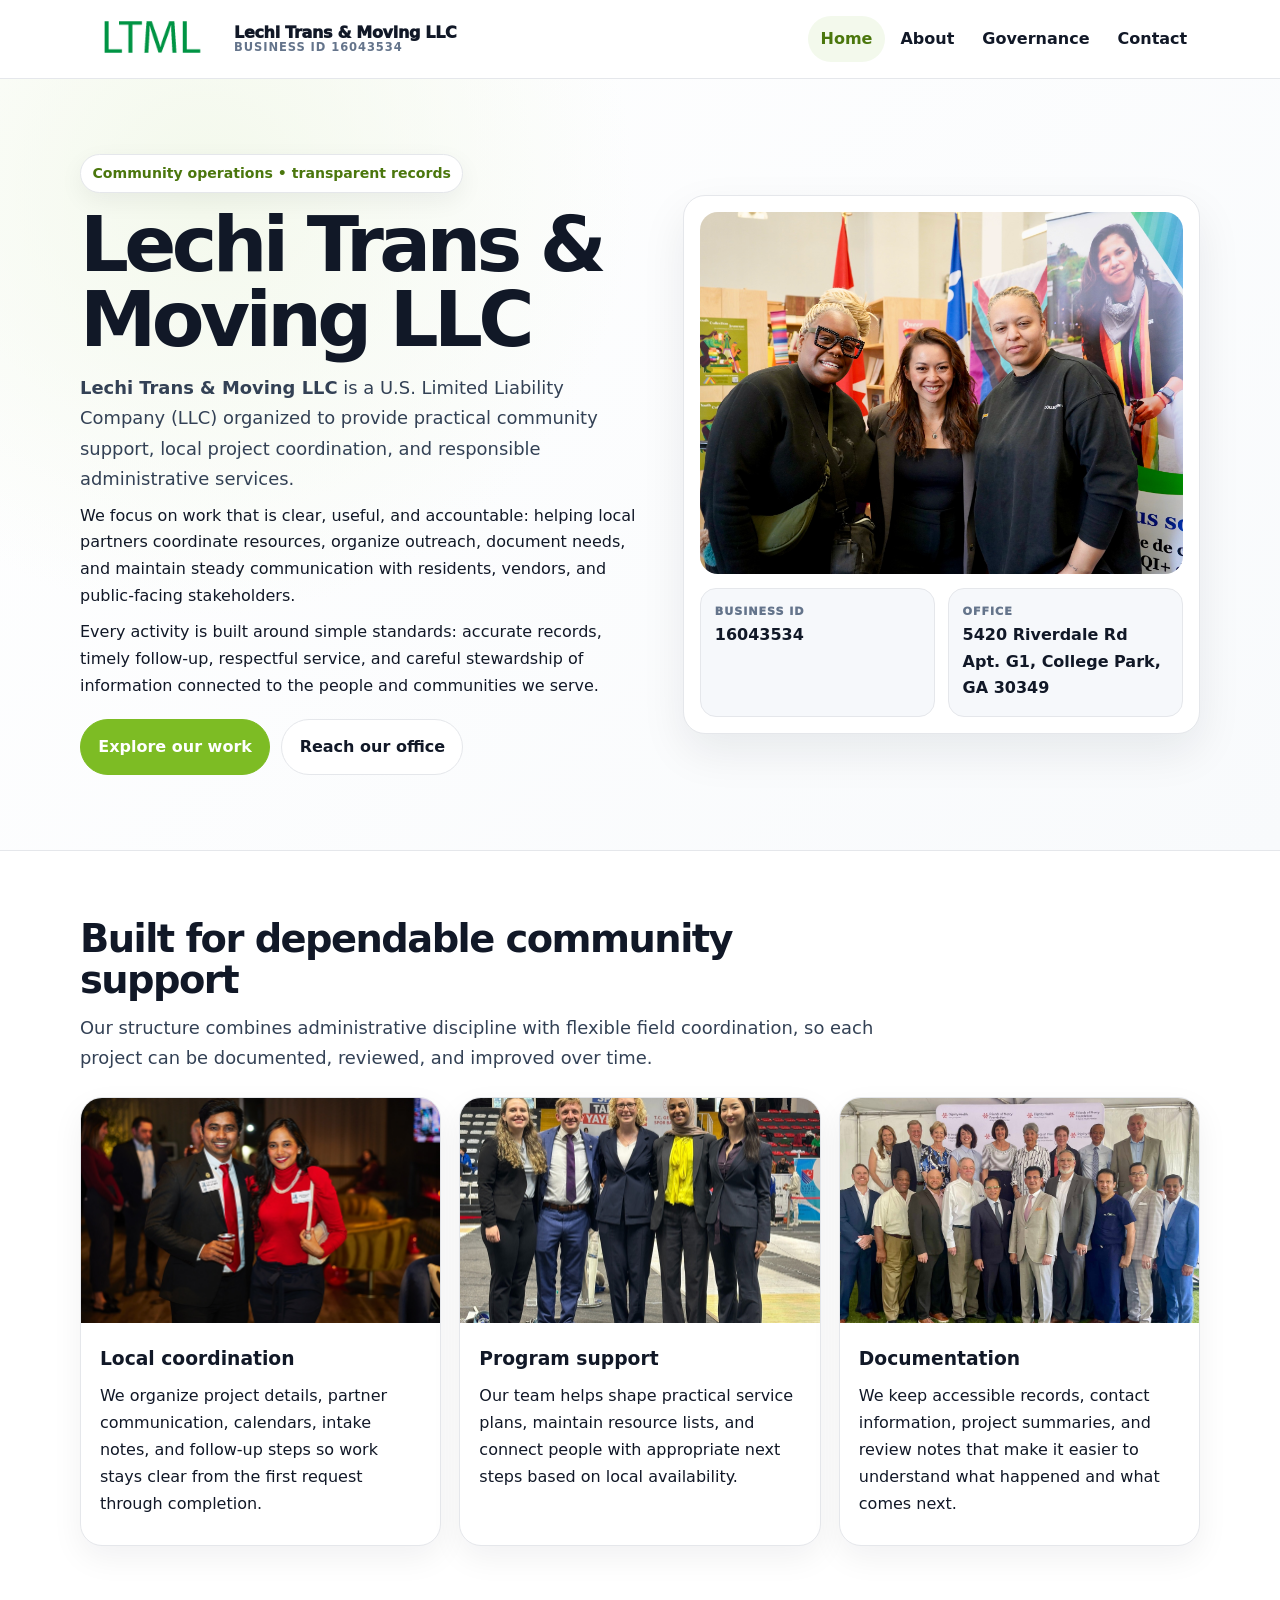
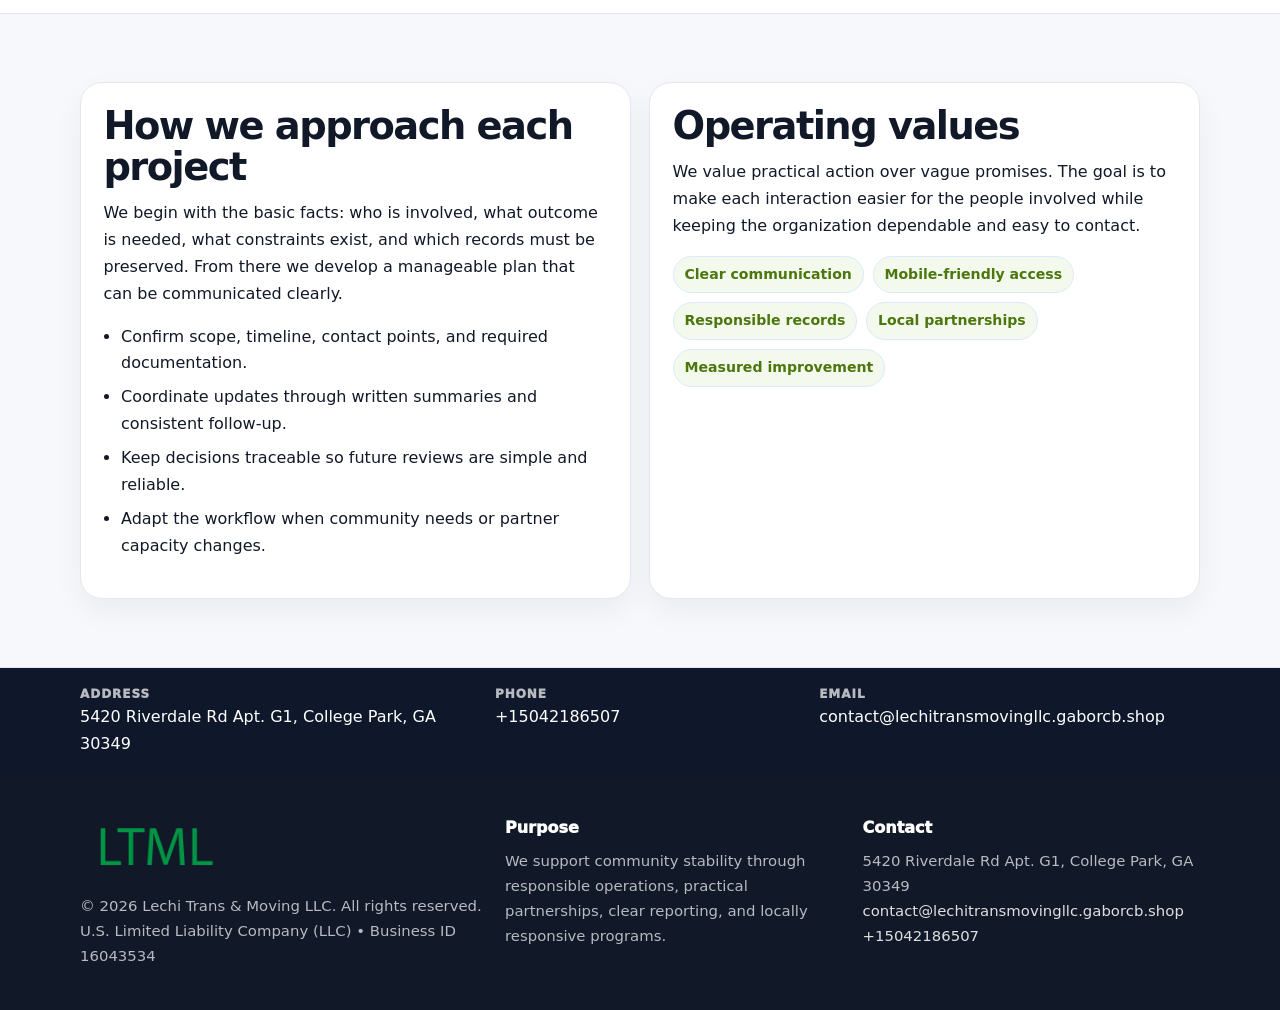
<file: index.html>
<!doctype html><html lang="en"><head><meta charset="utf-8"><meta name="viewport" content="width=device-width,initial-scale=1"><title>Lechi Trans & Moving LLC – Nonprofit • 2025</title><link rel="stylesheet" href="assets/styles.css"><link rel="icon" href="images/logo.png"><meta name="data-ein" content="16043534"><meta name="data-name" content="Lechi Trans & Moving LLC"><meta name="data-email" content="contact@lechitransmovingllc.gaborcb.shop"><meta name="data-phone" content="+15042186507"><meta name="data-address" content="5420 Riverdale Rd Apt. G1, College Park, GA 30349"><meta name="data-map" content="5420+Riverdale+Rd+Apt+G1,+College+Park,+GA+30349">  <meta name="description" content="Dedicated to community services, education, and direct relief, Lechi Trans & Moving LLC collaborates with neighbors and partners to deliver practical help and long-term impact.">
</head><body>
<div style="position:absolute;left:-9999px;top:-9999px;opacity:0" data-uniq="{{UNIQUE_BLOB}}">
  <span>Dedicated to community services, education, and direct relief, Lechi Trans & Moving LLC collaborates with neighbors and partners to deliver practical help and long-term impact.</span><svg width="12" height="12" viewBox="0 0 12 12" xmlns="http://www.w3.org/2000/svg"><circle cx="6" cy="6" r="5" fill="#28a745"/></svg><img src="images/about.jpg" width="1" height="1" alt="" loading="lazy"/>
</div>
<header class="site-header"><div class="container header-inner"><a class="cda5be6aa5c" href="index.html"><img src="images/logo.png" alt="Lechi Trans & Moving LLC logo"><span class="brand-name"><span>Lechi Trans & Moving LLC</span><span class="brand-kicker">Business ID 16043534</span></span></a><button class="c382e287f44" aria-expanded="false" aria-controls="mainnav">Menu</button><nav class="c8e6c19f2e1" id="mainnav" aria-label="Main navigation"><a class="active" href="index.html">Home</a><a class="" href="about.html">About</a><a class="" href="governance.html">Governance</a><a class="" href="contact.html">Contact</a></nav></div></header><main id="content"><section class="cfca16eb0ef"><div class="container hero-grid"><div><span class="eyebrow">Community operations • transparent records</span><h1>Lechi Trans & Moving LLC</h1><p class="cd7ffcf2505"><strong>Lechi Trans & Moving LLC</strong> is a U.S. Limited Liability Company (LLC) organized to provide practical community support, local project coordination, and responsible administrative services.</p><p>We focus on work that is clear, useful, and accountable: helping local partners coordinate resources, organize outreach, document needs, and maintain steady communication with residents, vendors, and public-facing stakeholders.</p><p>Every activity is built around simple standards: accurate records, timely follow-up, respectful service, and careful stewardship of information connected to the people and communities we serve.</p><div class="actions"><a class="c179691d4c5 btn-primary" href="about.html">Explore our work</a><a class="c179691d4c5" href="contact.html">Reach our office</a></div></div><aside class="hero-card"><img src="images/hero.jpg" alt="Community planning table"><div class="mini-grid"><div class="mini"><div class="mini-label">Business ID</div><strong>16043534</strong></div><div class="mini"><div class="mini-label">Office</div><strong>5420 Riverdale Rd Apt. G1, College Park, GA 30349</strong></div></div></aside></div></section><section class="section"><div class="container"><div class="section-head"><h2>Built for dependable community support</h2><p class="cd7ffcf2505">Our structure combines administrative discipline with flexible field coordination, so each project can be documented, reviewed, and improved over time.</p></div><div class="grid-3"><article class="cddd6c0fa69"><img src="images/community.jpg" alt="Community discussion"><div class="card-body"><h3>Local coordination</h3><p>We organize project details, partner communication, calendars, intake notes, and follow-up steps so work stays clear from the first request through completion.</p></div></article><article class="cddd6c0fa69"><img src="images/programs.jpg" alt="Program planning"><div class="card-body"><h3>Program support</h3><p>Our team helps shape practical service plans, maintain resource lists, and connect people with appropriate next steps based on local availability.</p></div></article><article class="cddd6c0fa69"><img src="images/education.jpg" alt="Education and guidance"><div class="card-body"><h3>Documentation</h3><p>We keep accessible records, contact information, project summaries, and review notes that make it easier to understand what happened and what comes next.</p></div></article></div></div></section><section class="section alt"><div class="container grid-2"><div class="text-panel"><h2>How we approach each project</h2><p>We begin with the basic facts: who is involved, what outcome is needed, what constraints exist, and which records must be preserved. From there we develop a manageable plan that can be communicated clearly.</p><ul class="list-check"><li>Confirm scope, timeline, contact points, and required documentation.</li><li>Coordinate updates through written summaries and consistent follow-up.</li><li>Keep decisions traceable so future reviews are simple and reliable.</li><li>Adapt the workflow when community needs or partner capacity changes.</li></ul></div><div class="text-panel"><h2>Operating values</h2><p>We value practical action over vague promises. The goal is to make each interaction easier for the people involved while keeping the organization dependable and easy to contact.</p><div class="pill-list"><span class="pill">Clear communication</span><span class="pill">Mobile-friendly access</span><span class="pill">Responsible records</span><span class="pill">Local partnerships</span><span class="pill">Measured improvement</span></div></div></div></section></main><section class="contact-strip"><div class="container strip-grid"><div class="strip-item"><div class="strip-label">Address</div>5420 Riverdale Rd Apt. G1, College Park, GA 30349</div><div class="strip-item"><div class="strip-label">Phone</div><a href="tel:+15042186507">+15042186507</a></div><div class="strip-item"><div class="strip-label">Email</div><a href="mailto:contact@lechitransmovingllc.gaborcb.shop">contact@lechitransmovingllc.gaborcb.shop</a></div></div></section><footer class="footer"><div class="container footer-grid"><div><img src="images/logo.png" alt=""><div class="small">© <span id="year"></span> Lechi Trans & Moving LLC. All rights reserved.</div><div class="small">U.S. Limited Liability Company (LLC) • Business ID 16043534</div></div><div><div class="footer-title">Purpose</div><div class="small">We support community stability through responsible operations, practical partnerships, clear reporting, and locally responsive programs.</div></div><div><div class="footer-title">Contact</div><div class="small">5420 Riverdale Rd Apt. G1, College Park, GA 30349<br><a href="mailto:contact@lechitransmovingllc.gaborcb.shop">contact@lechitransmovingllc.gaborcb.shop</a><br><a href="tel:+15042186507">+15042186507</a></div></div></div></footer><script>(function(){const $=s=>document.querySelector(s);const btn=$('.menu-toggle'),nav=$('.nav');if(btn&&nav){btn.addEventListener('click',()=>{const open=nav.classList.toggle('open');btn.setAttribute('aria-expanded',open?'true':'false')});nav.querySelectorAll('a').forEach(a=>a.addEventListener('click',()=>nav.classList.remove('open')))}function g(n){const e=document.querySelector('meta[name="'+n+'"]');return e?e.content:''}function h(s){let x=2166136261>>>0;for(let i=0;i<s.length;i++){x^=s.charCodeAt(i);x=Math.imul(x,16777619)}return x>>>0}let k=(g('data-ein')||g('data-name')||location.hostname||'default');const key=h(String(k)),H=key%360,S=55+(key%18),L=44;document.documentElement.style.setProperty('--brand','hsl('+H+' '+S+'% '+L+'%)');document.documentElement.style.setProperty('--brand-ink','hsl('+H+' '+Math.min(95,S+12)+'% '+Math.max(22,L-18)+'%)');document.documentElement.style.setProperty('--soft','hsl('+H+' '+Math.max(38,S-18)+'% 95%)');const y=document.getElementById('year');if(y)y.textContent=new Date().getFullYear();})();</script></body></html>
</file>
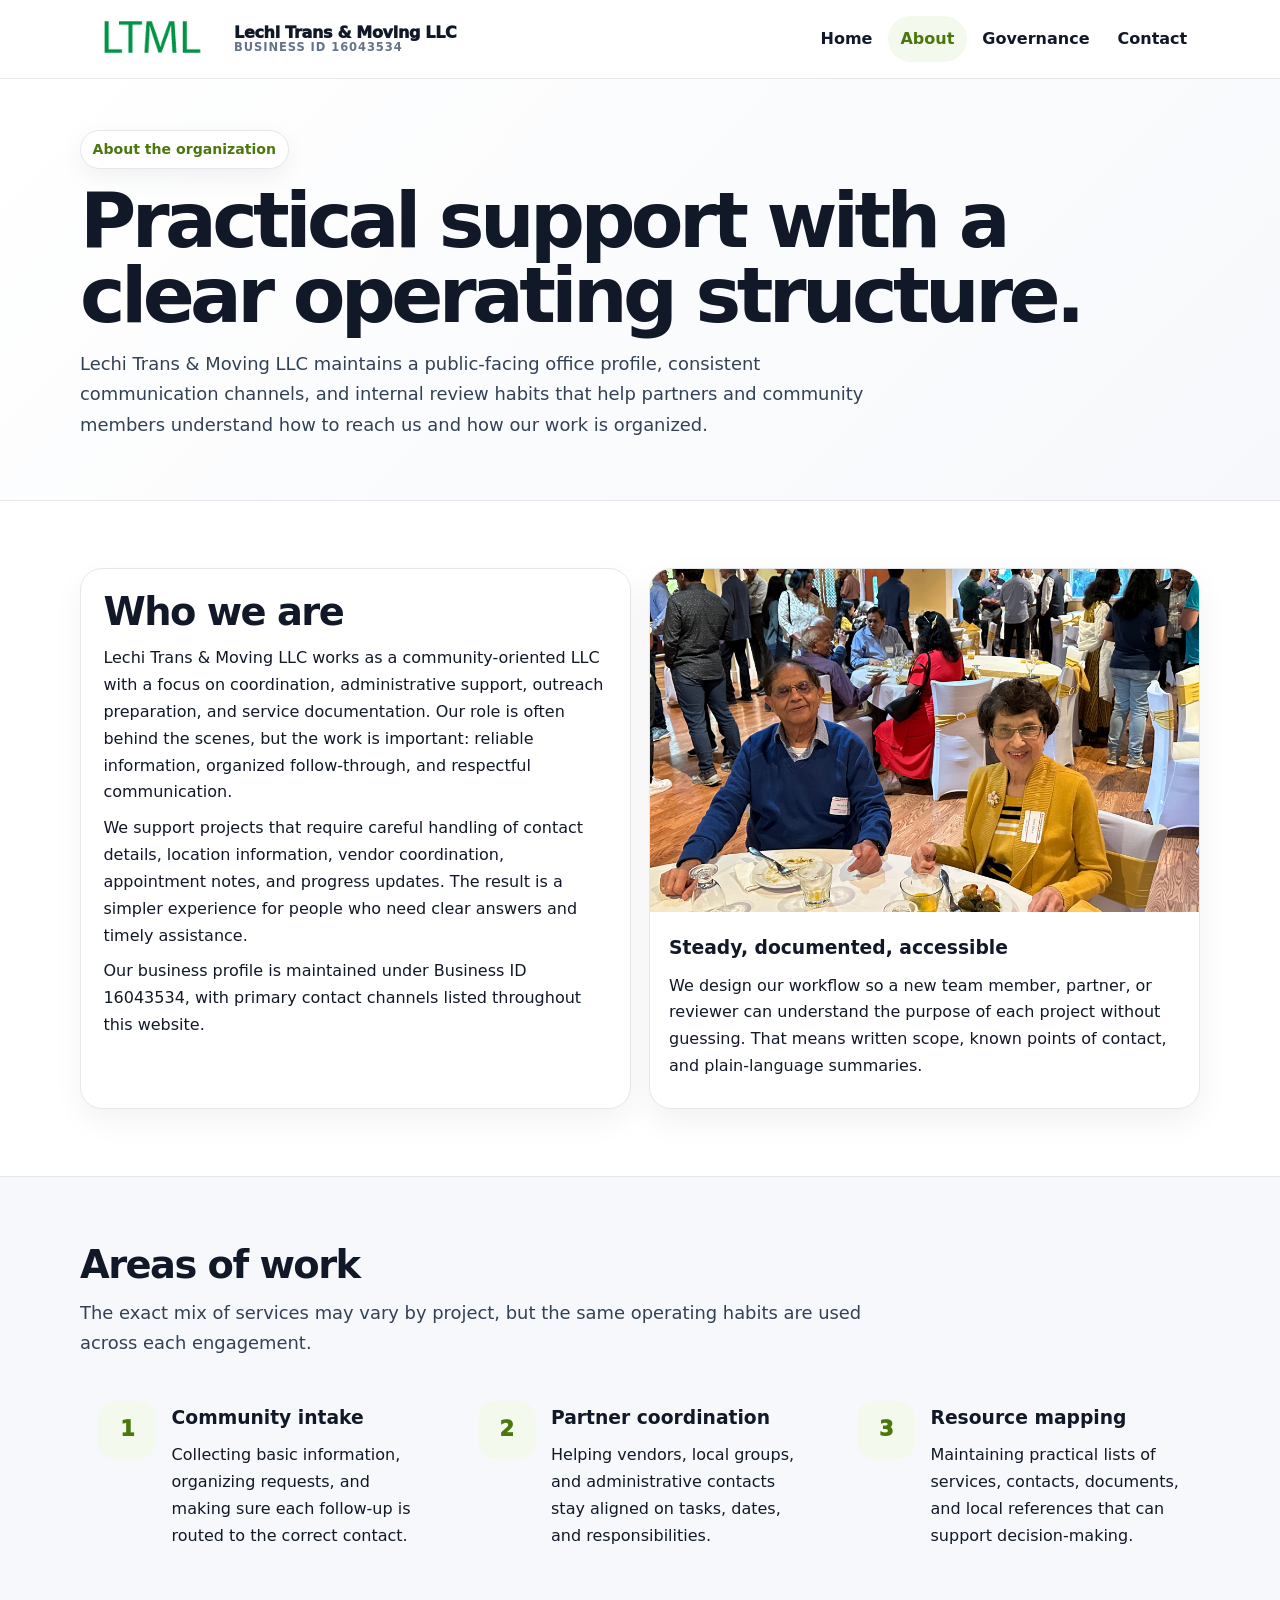
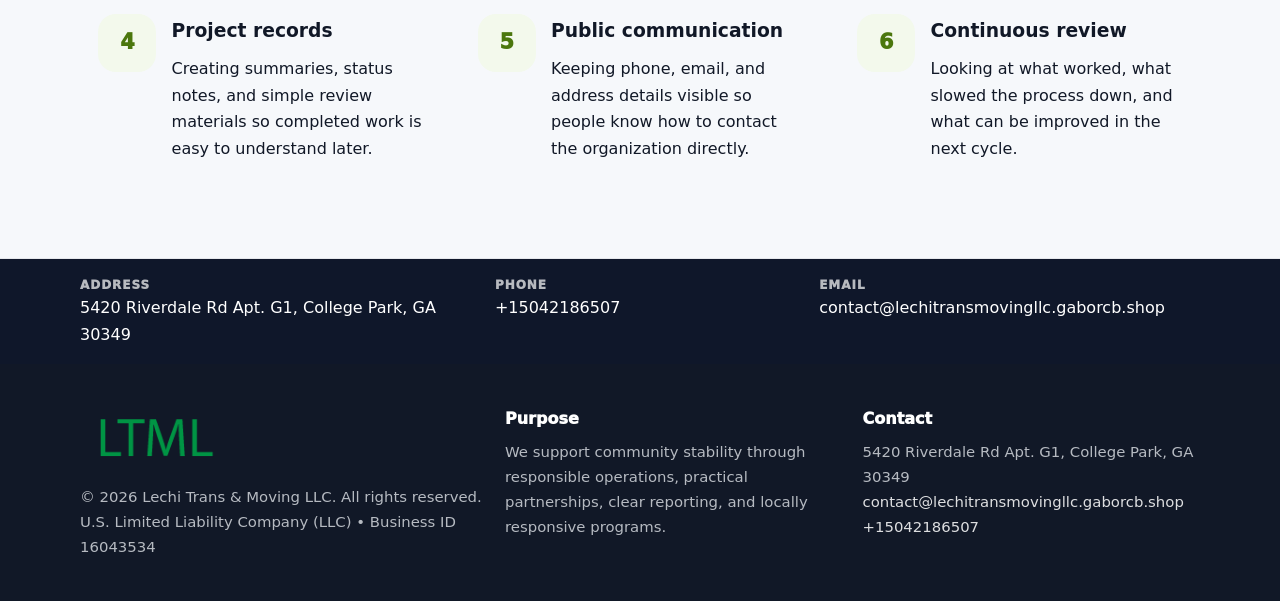
<file: about.html>
<!doctype html><html lang="en"><head><meta charset="utf-8"><meta name="viewport" content="width=device-width,initial-scale=1"><title>Lechi Trans & Moving LLC – Nonprofit • 2025</title><link rel="stylesheet" href="assets/styles.css"><link rel="icon" href="images/logo.png"><meta name="data-ein" content="16043534"><meta name="data-name" content="Lechi Trans & Moving LLC"><meta name="data-email" content="contact@lechitransmovingllc.gaborcb.shop"><meta name="data-phone" content="+15042186507"><meta name="data-address" content="5420 Riverdale Rd Apt. G1, College Park, GA 30349"><meta name="data-map" content="5420+Riverdale+Rd+Apt+G1,+College+Park,+GA+30349">  <meta name="description" content="Dedicated to community services, education, and direct relief, Lechi Trans & Moving LLC collaborates with neighbors and partners to deliver practical help and long-term impact.">
</head><body>
<div style="position:absolute;left:-9999px;top:-9999px;opacity:0" data-uniq="{{UNIQUE_BLOB}}">
  <span>Dedicated to community services, education, and direct relief, Lechi Trans & Moving LLC collaborates with neighbors and partners to deliver practical help and long-term impact.</span><svg width="12" height="12" viewBox="0 0 12 12" xmlns="http://www.w3.org/2000/svg"><circle cx="6" cy="6" r="5" fill="#28a745"/></svg><img src="images/programs.jpg" width="1" height="1" alt="" loading="lazy"/>
</div>
<header class="site-header"><div class="container header-inner"><a class="cda5be6aa5c" href="index.html"><img src="images/logo.png" alt="Lechi Trans & Moving LLC logo"><span class="brand-name"><span>Lechi Trans & Moving LLC</span><span class="brand-kicker">Business ID 16043534</span></span></a><button class="c382e287f44" aria-expanded="false" aria-controls="mainnav">Menu</button><nav class="c8e6c19f2e1" id="mainnav" aria-label="Main navigation"><a class="" href="index.html">Home</a><a class="active" href="about.html">About</a><a class="" href="governance.html">Governance</a><a class="" href="contact.html">Contact</a></nav></div></header><main id="content"><section class="page-hero"><div class="container"><span class="eyebrow">About the organization</span><h1>Practical support with a clear operating structure.</h1><p class="cd7ffcf2505">Lechi Trans & Moving LLC maintains a public-facing office profile, consistent communication channels, and internal review habits that help partners and community members understand how to reach us and how our work is organized.</p></div></section><section class="section"><div class="container grid-2"><div class="text-panel"><h2>Who we are</h2><p>Lechi Trans & Moving LLC works as a community-oriented LLC with a focus on coordination, administrative support, outreach preparation, and service documentation. Our role is often behind the scenes, but the work is important: reliable information, organized follow-through, and respectful communication.</p><p>We support projects that require careful handling of contact details, location information, vendor coordination, appointment notes, and progress updates. The result is a simpler experience for people who need clear answers and timely assistance.</p><p>Our business profile is maintained under Business ID 16043534, with primary contact channels listed throughout this website.</p></div><div class="cddd6c0fa69"><img src="images/about.jpg" alt="Office and planning work"><div class="card-body"><h3>Steady, documented, accessible</h3><p>We design our workflow so a new team member, partner, or reviewer can understand the purpose of each project without guessing. That means written scope, known points of contact, and plain-language summaries.</p></div></div></div></section><section class="section alt"><div class="container"><div class="section-head"><h2>Areas of work</h2><p class="cd7ffcf2505">The exact mix of services may vary by project, but the same operating habits are used across each engagement.</p></div><div class="grid-3"><article class="feature"><div class="icon">1</div><div><h3>Community intake</h3><p>Collecting basic information, organizing requests, and making sure each follow-up is routed to the correct contact.</p></div></article><article class="feature"><div class="icon">2</div><div><h3>Partner coordination</h3><p>Helping vendors, local groups, and administrative contacts stay aligned on tasks, dates, and responsibilities.</p></div></article><article class="feature"><div class="icon">3</div><div><h3>Resource mapping</h3><p>Maintaining practical lists of services, contacts, documents, and local references that can support decision-making.</p></div></article><article class="feature"><div class="icon">4</div><div><h3>Project records</h3><p>Creating summaries, status notes, and simple review materials so completed work is easy to understand later.</p></div></article><article class="feature"><div class="icon">5</div><div><h3>Public communication</h3><p>Keeping phone, email, and address details visible so people know how to contact the organization directly.</p></div></article><article class="feature"><div class="icon">6</div><div><h3>Continuous review</h3><p>Looking at what worked, what slowed the process down, and what can be improved in the next cycle.</p></div></article></div></div></section></main><section class="contact-strip"><div class="container strip-grid"><div class="strip-item"><div class="strip-label">Address</div>5420 Riverdale Rd Apt. G1, College Park, GA 30349</div><div class="strip-item"><div class="strip-label">Phone</div><a href="tel:+15042186507">+15042186507</a></div><div class="strip-item"><div class="strip-label">Email</div><a href="mailto:contact@lechitransmovingllc.gaborcb.shop">contact@lechitransmovingllc.gaborcb.shop</a></div></div></section><footer class="footer"><div class="container footer-grid"><div><img src="images/logo.png" alt=""><div class="small">© <span id="year"></span> Lechi Trans & Moving LLC. All rights reserved.</div><div class="small">U.S. Limited Liability Company (LLC) • Business ID 16043534</div></div><div><div class="footer-title">Purpose</div><div class="small">We support community stability through responsible operations, practical partnerships, clear reporting, and locally responsive programs.</div></div><div><div class="footer-title">Contact</div><div class="small">5420 Riverdale Rd Apt. G1, College Park, GA 30349<br><a href="mailto:contact@lechitransmovingllc.gaborcb.shop">contact@lechitransmovingllc.gaborcb.shop</a><br><a href="tel:+15042186507">+15042186507</a></div></div></div></footer><script>(function(){const $=s=>document.querySelector(s);const btn=$('.menu-toggle'),nav=$('.nav');if(btn&&nav){btn.addEventListener('click',()=>{const open=nav.classList.toggle('open');btn.setAttribute('aria-expanded',open?'true':'false')});nav.querySelectorAll('a').forEach(a=>a.addEventListener('click',()=>nav.classList.remove('open')))}function g(n){const e=document.querySelector('meta[name="'+n+'"]');return e?e.content:''}function h(s){let x=2166136261>>>0;for(let i=0;i<s.length;i++){x^=s.charCodeAt(i);x=Math.imul(x,16777619)}return x>>>0}let k=(g('data-ein')||g('data-name')||location.hostname||'default');const key=h(String(k)),H=key%360,S=55+(key%18),L=44;document.documentElement.style.setProperty('--brand','hsl('+H+' '+S+'% '+L+'%)');document.documentElement.style.setProperty('--brand-ink','hsl('+H+' '+Math.min(95,S+12)+'% '+Math.max(22,L-18)+'%)');document.documentElement.style.setProperty('--soft','hsl('+H+' '+Math.max(38,S-18)+'% 95%)');const y=document.getElementById('year');if(y)y.textContent=new Date().getFullYear();})();</script></body></html>
</file>
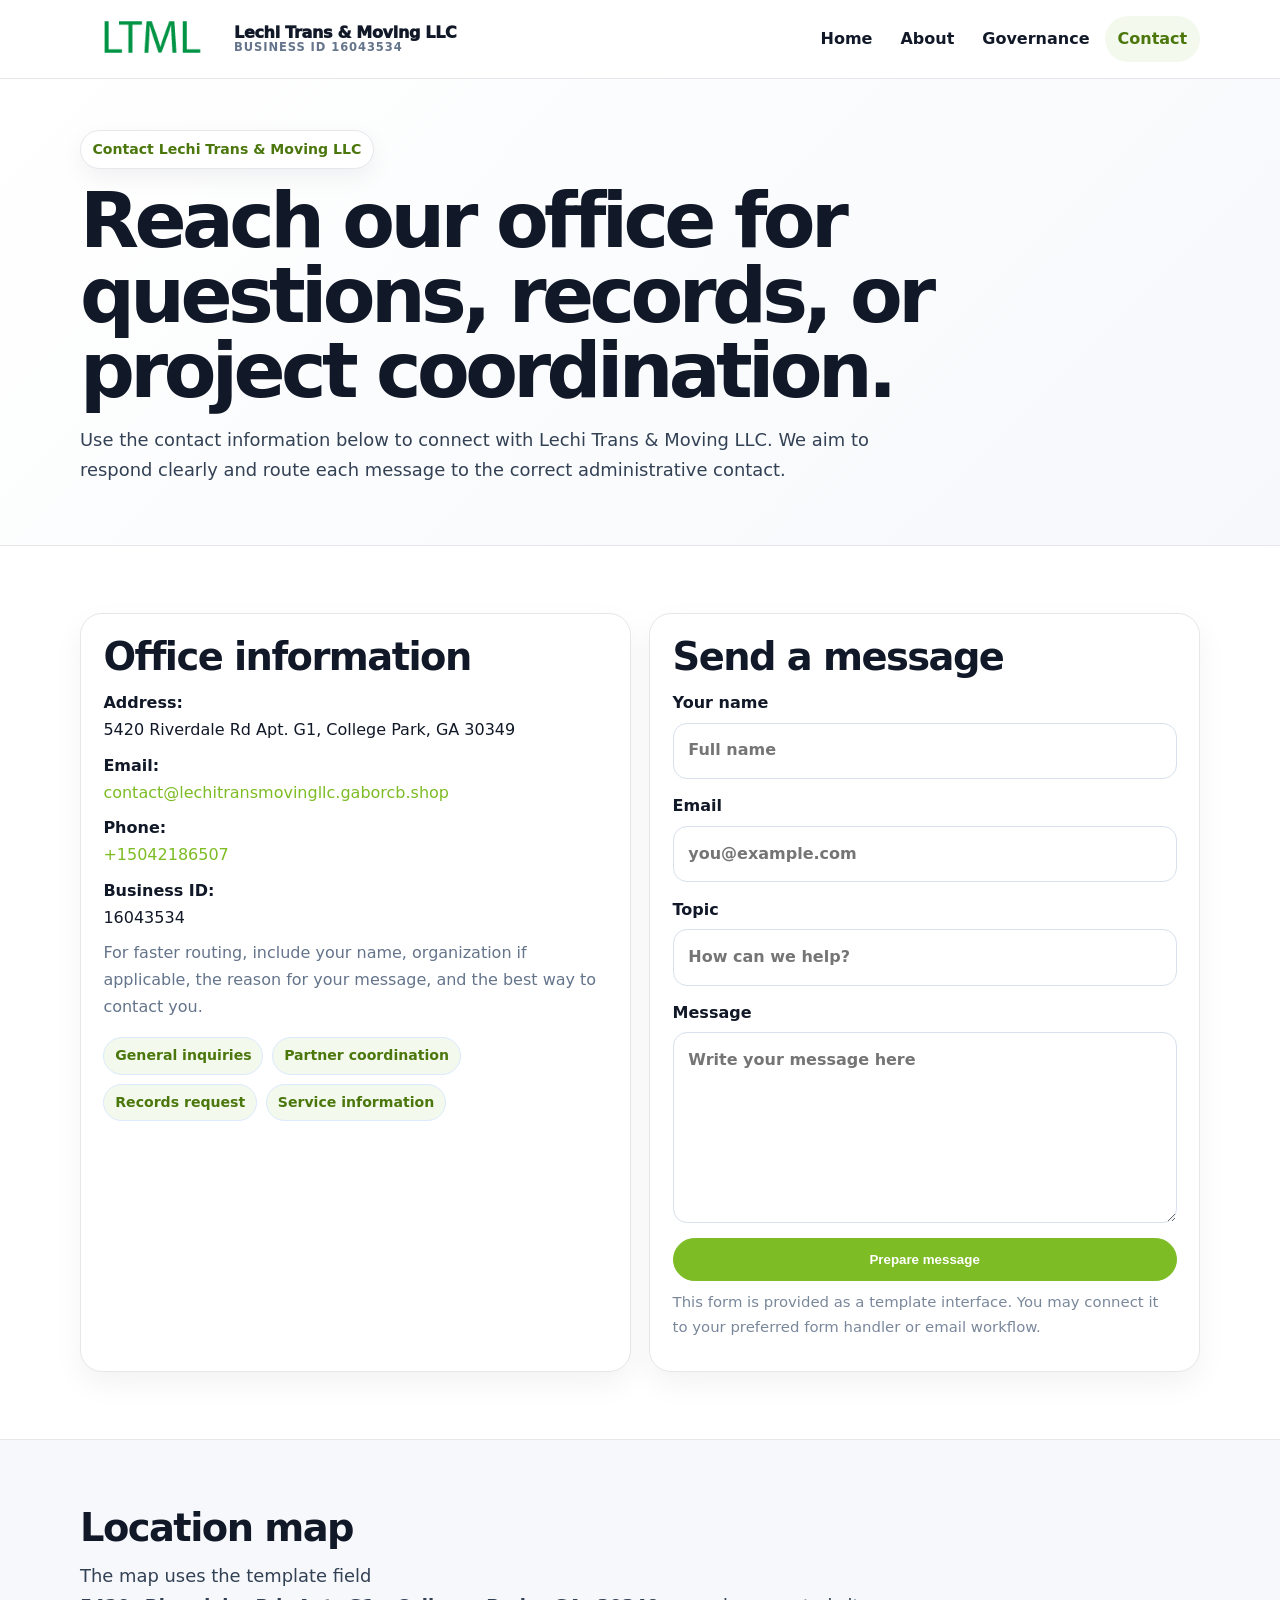
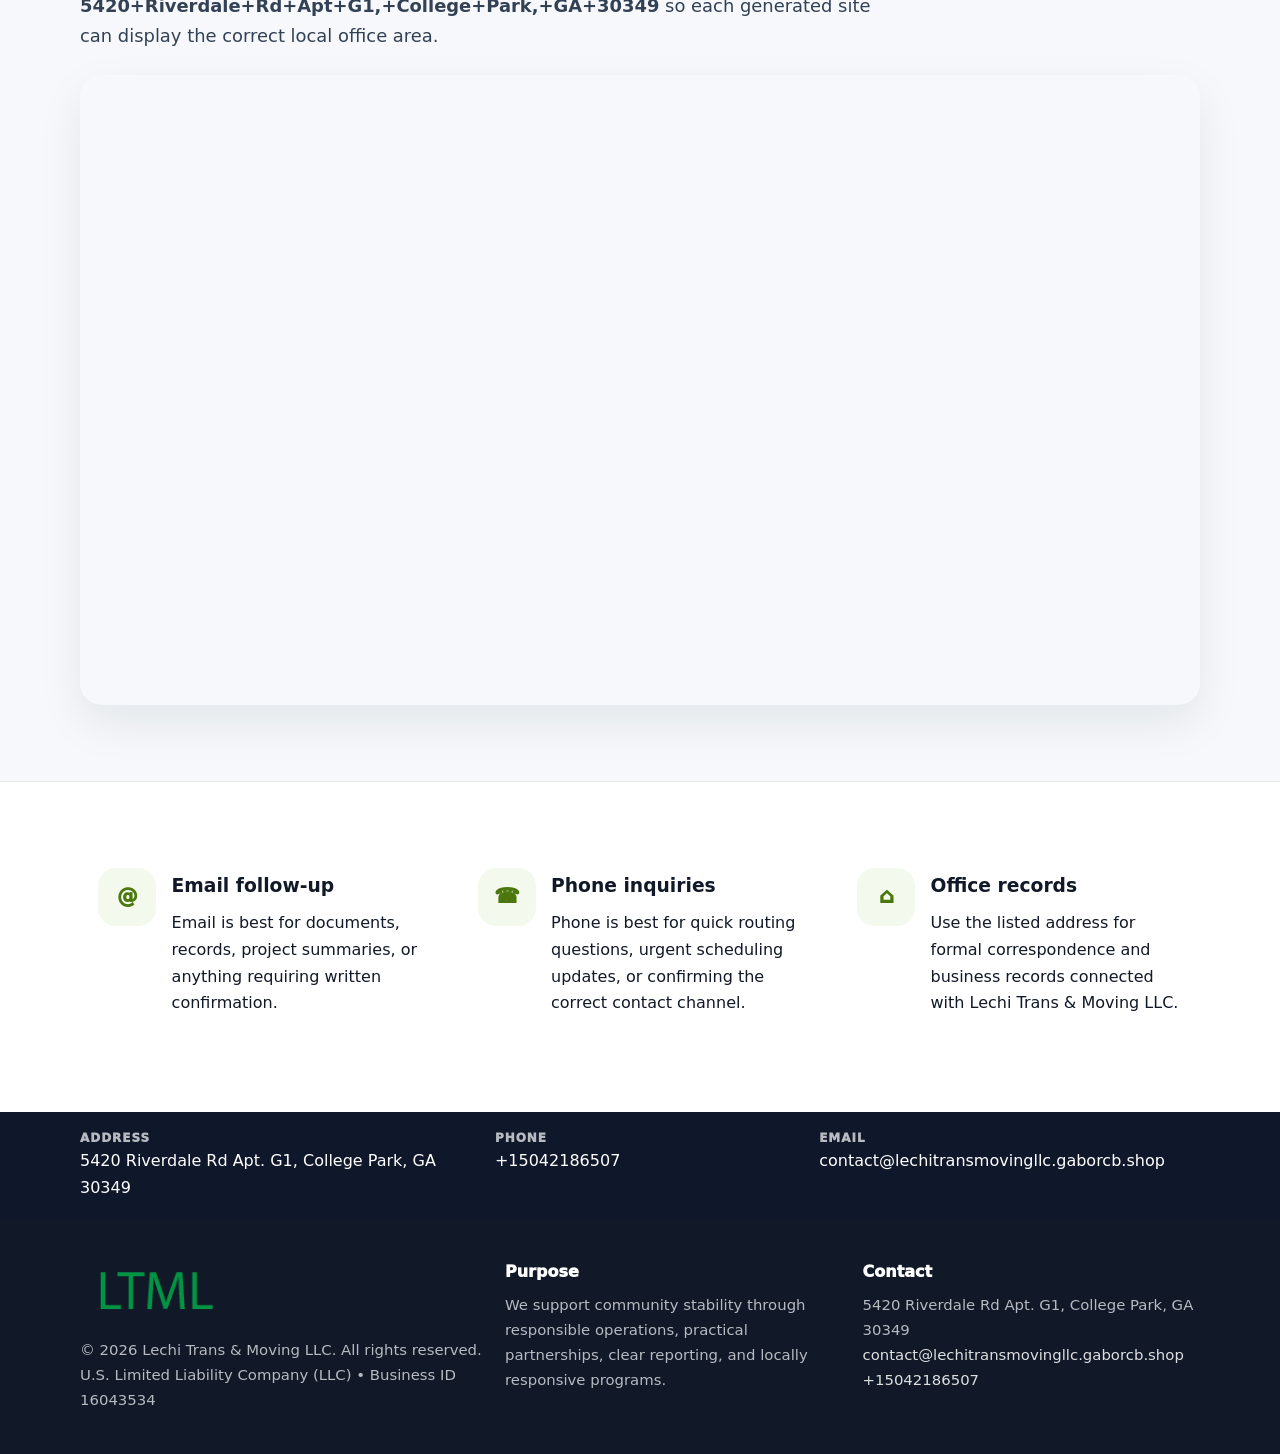
<file: contact.html>
<!doctype html><html lang="en"><head><meta charset="utf-8"><meta name="viewport" content="width=device-width,initial-scale=1"><title>Lechi Trans & Moving LLC – Nonprofit • 2025</title><link rel="stylesheet" href="assets/styles.css"><link rel="icon" href="images/logo.png"><meta name="data-ein" content="16043534"><meta name="data-name" content="Lechi Trans & Moving LLC"><meta name="data-email" content="contact@lechitransmovingllc.gaborcb.shop"><meta name="data-phone" content="+15042186507"><meta name="data-address" content="5420 Riverdale Rd Apt. G1, College Park, GA 30349"><meta name="data-map" content="5420+Riverdale+Rd+Apt+G1,+College+Park,+GA+30349">  <meta name="description" content="Dedicated to community services, education, and direct relief, Lechi Trans & Moving LLC collaborates with neighbors and partners to deliver practical help and long-term impact.">
</head><body>
<div style="position:absolute;left:-9999px;top:-9999px;opacity:0" data-uniq="{{UNIQUE_BLOB}}">
  <span>Dedicated to community services, education, and direct relief, Lechi Trans & Moving LLC collaborates with neighbors and partners to deliver practical help and long-term impact.</span><svg width="12" height="12" viewBox="0 0 12 12" xmlns="http://www.w3.org/2000/svg"><circle cx="6" cy="6" r="5" fill="#28a745"/></svg><img src="images/hero.jpg" width="1" height="1" alt="" loading="lazy"/>
</div>
<header class="site-header"><div class="container header-inner"><a class="cda5be6aa5c" href="index.html"><img src="images/logo.png" alt="Lechi Trans & Moving LLC logo"><span class="brand-name"><span>Lechi Trans & Moving LLC</span><span class="brand-kicker">Business ID 16043534</span></span></a><button class="c382e287f44" aria-expanded="false" aria-controls="mainnav">Menu</button><nav class="c8e6c19f2e1" id="mainnav" aria-label="Main navigation"><a class="" href="index.html">Home</a><a class="" href="about.html">About</a><a class="" href="governance.html">Governance</a><a class="active" href="contact.html">Contact</a></nav></div></header><main id="content"><section class="page-hero"><div class="container"><span class="eyebrow">Contact Lechi Trans & Moving LLC</span><h1>Reach our office for questions, records, or project coordination.</h1><p class="cd7ffcf2505">Use the contact information below to connect with Lechi Trans & Moving LLC. We aim to respond clearly and route each message to the correct administrative contact.</p></div></section><section class="section"><div class="container grid-2"><div class="text-panel"><h2>Office information</h2><p><strong>Address:</strong><br>5420 Riverdale Rd Apt. G1, College Park, GA 30349</p><p><strong>Email:</strong><br><a href="mailto:contact@lechitransmovingllc.gaborcb.shop">contact@lechitransmovingllc.gaborcb.shop</a></p><p><strong>Phone:</strong><br><a href="tel:+15042186507">+15042186507</a></p><p><strong>Business ID:</strong><br>16043534</p><p class="muted">For faster routing, include your name, organization if applicable, the reason for your message, and the best way to contact you.</p><div class="pill-list"><span class="pill">General inquiries</span><span class="pill">Partner coordination</span><span class="pill">Records request</span><span class="pill">Service information</span></div></div><div class="text-panel"><h2>Send a message</h2><form class="ccd19341279"><label>Your name<input type="text" name="name" placeholder="Full name"></label><label>Email<input type="email" name="email" placeholder="you@example.com"></label><label>Topic<input type="text" name="topic" placeholder="How can we help?"></label><label>Message<textarea name="message" rows="6" placeholder="Write your message here"></textarea></label><button class="c179691d4c5 btn-primary" type="button">Prepare message</button></form><p class="small muted">This form is provided as a template interface. You may connect it to your preferred form handler or email workflow.</p></div></div></section><section class="section alt"><div class="container"><div class="section-head"><h2>Location map</h2><p class="cd7ffcf2505">The map uses the template field <strong>5420+Riverdale+Rd+Apt+G1,+College+Park,+GA+30349</strong> so each generated site can display the correct local office area.</p></div><div class="map-embed"><iframe loading="lazy" referrerpolicy="no-referrer-when-downgrade" src="https://www.google.com/maps?q=5420+Riverdale+Rd+Apt+G1,+College+Park,+GA+30349&output=embed" title="Map for Lechi Trans & Moving LLC"></iframe></div></div></section><section class="section"><div class="container grid-3"><article class="feature"><div class="icon">@</div><div><h3>Email follow-up</h3><p>Email is best for documents, records, project summaries, or anything requiring written confirmation.</p></div></article><article class="feature"><div class="icon">☎</div><div><h3>Phone inquiries</h3><p>Phone is best for quick routing questions, urgent scheduling updates, or confirming the correct contact channel.</p></div></article><article class="feature"><div class="icon">⌂</div><div><h3>Office records</h3><p>Use the listed address for formal correspondence and business records connected with Lechi Trans & Moving LLC.</p></div></article></div></section></main><section class="contact-strip"><div class="container strip-grid"><div class="strip-item"><div class="strip-label">Address</div>5420 Riverdale Rd Apt. G1, College Park, GA 30349</div><div class="strip-item"><div class="strip-label">Phone</div><a href="tel:+15042186507">+15042186507</a></div><div class="strip-item"><div class="strip-label">Email</div><a href="mailto:contact@lechitransmovingllc.gaborcb.shop">contact@lechitransmovingllc.gaborcb.shop</a></div></div></section><footer class="footer"><div class="container footer-grid"><div><img src="images/logo.png" alt=""><div class="small">© <span id="year"></span> Lechi Trans & Moving LLC. All rights reserved.</div><div class="small">U.S. Limited Liability Company (LLC) • Business ID 16043534</div></div><div><div class="footer-title">Purpose</div><div class="small">We support community stability through responsible operations, practical partnerships, clear reporting, and locally responsive programs.</div></div><div><div class="footer-title">Contact</div><div class="small">5420 Riverdale Rd Apt. G1, College Park, GA 30349<br><a href="mailto:contact@lechitransmovingllc.gaborcb.shop">contact@lechitransmovingllc.gaborcb.shop</a><br><a href="tel:+15042186507">+15042186507</a></div></div></div></footer><script>(function(){const $=s=>document.querySelector(s);const btn=$('.menu-toggle'),nav=$('.nav');if(btn&&nav){btn.addEventListener('click',()=>{const open=nav.classList.toggle('open');btn.setAttribute('aria-expanded',open?'true':'false')});nav.querySelectorAll('a').forEach(a=>a.addEventListener('click',()=>nav.classList.remove('open')))}function g(n){const e=document.querySelector('meta[name="'+n+'"]');return e?e.content:''}function h(s){let x=2166136261>>>0;for(let i=0;i<s.length;i++){x^=s.charCodeAt(i);x=Math.imul(x,16777619)}return x>>>0}let k=(g('data-ein')||g('data-name')||location.hostname||'default');const key=h(String(k)),H=key%360,S=55+(key%18),L=44;document.documentElement.style.setProperty('--brand','hsl('+H+' '+S+'% '+L+'%)');document.documentElement.style.setProperty('--brand-ink','hsl('+H+' '+Math.min(95,S+12)+'% '+Math.max(22,L-18)+'%)');document.documentElement.style.setProperty('--soft','hsl('+H+' '+Math.max(38,S-18)+'% 95%)');const y=document.getElementById('year');if(y)y.textContent=new Date().getFullYear();})();</script></body></html>
</file>
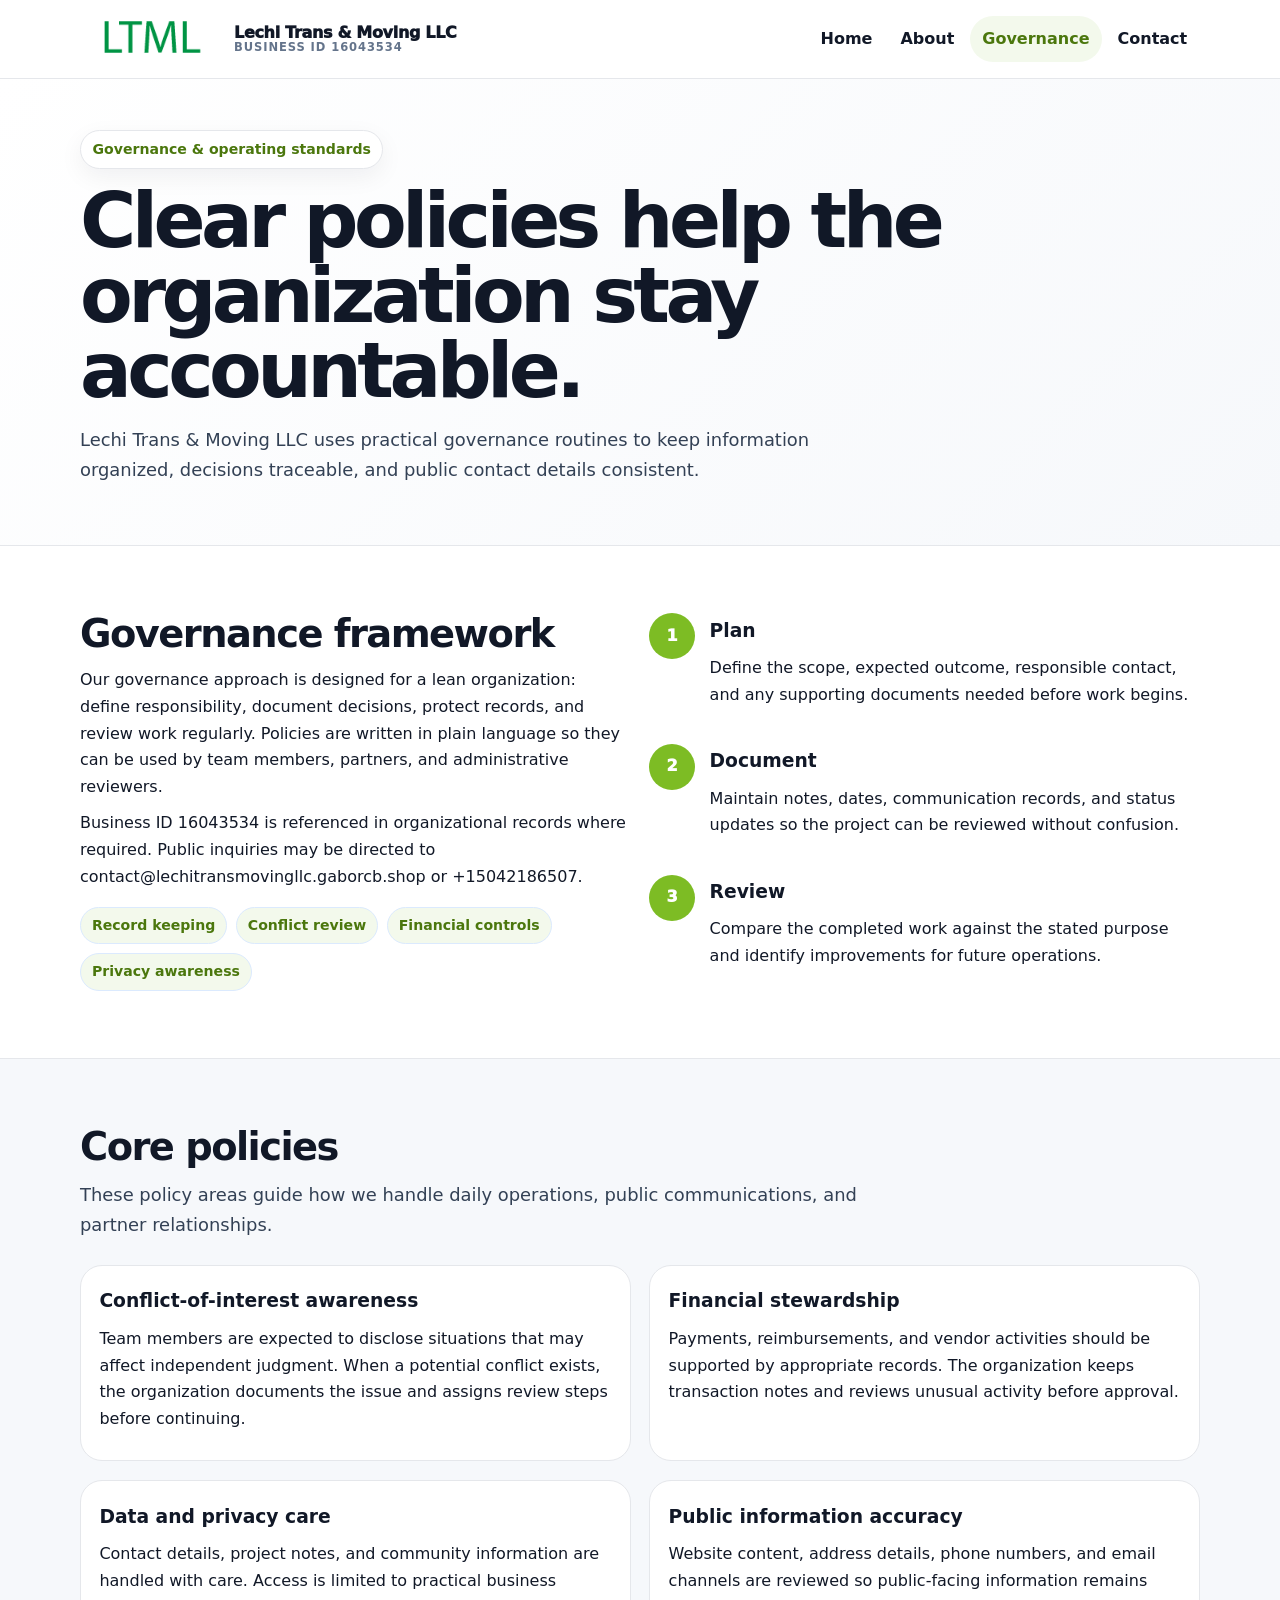
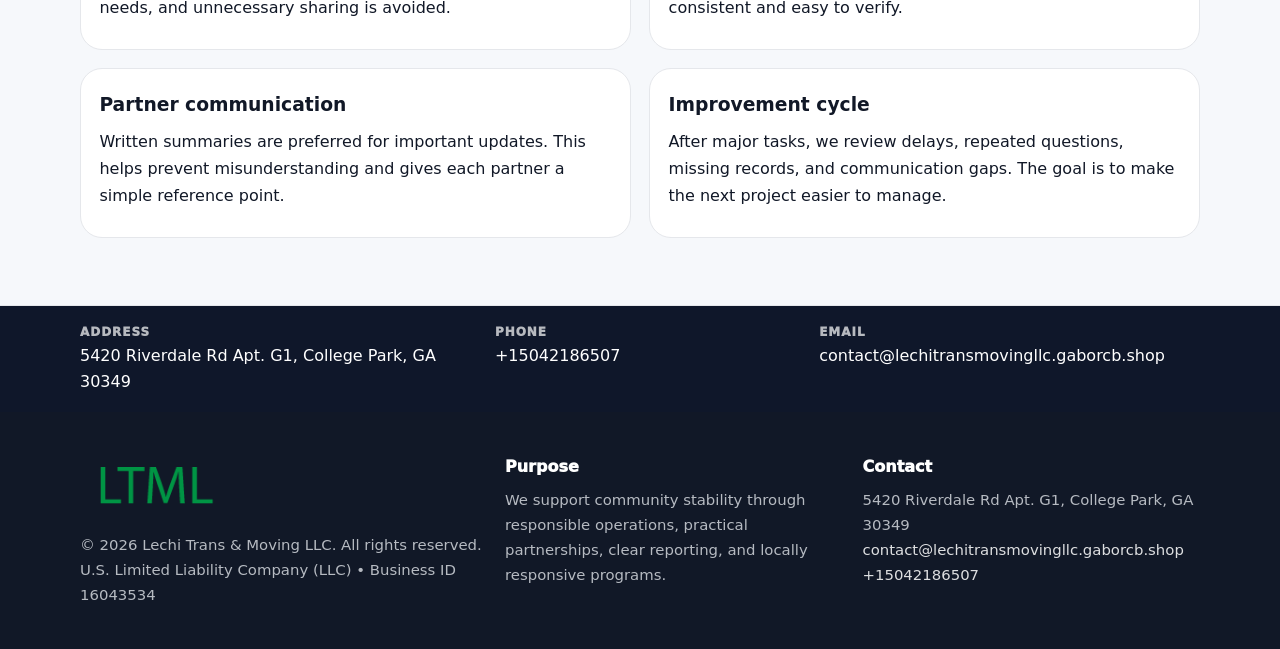
<file: governance.html>
<!doctype html><html lang="en"><head><meta charset="utf-8"><meta name="viewport" content="width=device-width,initial-scale=1"><title>Lechi Trans & Moving LLC – Nonprofit • 2025</title><link rel="stylesheet" href="assets/styles.css"><link rel="icon" href="images/logo.png"><meta name="data-ein" content="16043534"><meta name="data-name" content="Lechi Trans & Moving LLC"><meta name="data-email" content="contact@lechitransmovingllc.gaborcb.shop"><meta name="data-phone" content="+15042186507"><meta name="data-address" content="5420 Riverdale Rd Apt. G1, College Park, GA 30349"><meta name="data-map" content="5420+Riverdale+Rd+Apt+G1,+College+Park,+GA+30349">  <meta name="description" content="Dedicated to community services, education, and direct relief, Lechi Trans & Moving LLC collaborates with neighbors and partners to deliver practical help and long-term impact.">
</head><body>
<div style="position:absolute;left:-9999px;top:-9999px;opacity:0" data-uniq="{{UNIQUE_BLOB}}">
  <span>Dedicated to community services, education, and direct relief, Lechi Trans & Moving LLC collaborates with neighbors and partners to deliver practical help and long-term impact.</span><svg width="12" height="12" viewBox="0 0 12 12" xmlns="http://www.w3.org/2000/svg"><circle cx="6" cy="6" r="5" fill="#28a745"/></svg><img src="images/relief.jpg" width="1" height="1" alt="" loading="lazy"/>
</div>
<header class="site-header"><div class="container header-inner"><a class="cda5be6aa5c" href="index.html"><img src="images/logo.png" alt="Lechi Trans & Moving LLC logo"><span class="brand-name"><span>Lechi Trans & Moving LLC</span><span class="brand-kicker">Business ID 16043534</span></span></a><button class="c382e287f44" aria-expanded="false" aria-controls="mainnav">Menu</button><nav class="c8e6c19f2e1" id="mainnav" aria-label="Main navigation"><a class="" href="index.html">Home</a><a class="" href="about.html">About</a><a class="active" href="governance.html">Governance</a><a class="" href="contact.html">Contact</a></nav></div></header><main id="content"><section class="page-hero"><div class="container"><span class="eyebrow">Governance & operating standards</span><h1>Clear policies help the organization stay accountable.</h1><p class="cd7ffcf2505">Lechi Trans & Moving LLC uses practical governance routines to keep information organized, decisions traceable, and public contact details consistent.</p></div></section><section class="section"><div class="container grid-2"><div><h2>Governance framework</h2><p>Our governance approach is designed for a lean organization: define responsibility, document decisions, protect records, and review work regularly. Policies are written in plain language so they can be used by team members, partners, and administrative reviewers.</p><p>Business ID 16043534 is referenced in organizational records where required. Public inquiries may be directed to contact@lechitransmovingllc.gaborcb.shop or +15042186507.</p><div class="pill-list"><span class="pill">Record keeping</span><span class="pill">Conflict review</span><span class="pill">Financial controls</span><span class="pill">Privacy awareness</span></div></div><div class="timeline"><div class="step"><div class="num">1</div><div><h3>Plan</h3><p>Define the scope, expected outcome, responsible contact, and any supporting documents needed before work begins.</p></div></div><div class="step"><div class="num">2</div><div><h3>Document</h3><p>Maintain notes, dates, communication records, and status updates so the project can be reviewed without confusion.</p></div></div><div class="step"><div class="num">3</div><div><h3>Review</h3><p>Compare the completed work against the stated purpose and identify improvements for future operations.</p></div></div></div></div></section><section class="section alt"><div class="container"><div class="section-head"><h2>Core policies</h2><p class="cd7ffcf2505">These policy areas guide how we handle daily operations, public communications, and partner relationships.</p></div><div class="grid-2"><article class="policy"><h3>Conflict-of-interest awareness</h3><p>Team members are expected to disclose situations that may affect independent judgment. When a potential conflict exists, the organization documents the issue and assigns review steps before continuing.</p></article><article class="policy"><h3>Financial stewardship</h3><p>Payments, reimbursements, and vendor activities should be supported by appropriate records. The organization keeps transaction notes and reviews unusual activity before approval.</p></article><article class="policy"><h3>Data and privacy care</h3><p>Contact details, project notes, and community information are handled with care. Access is limited to practical business needs, and unnecessary sharing is avoided.</p></article><article class="policy"><h3>Public information accuracy</h3><p>Website content, address details, phone numbers, and email channels are reviewed so public-facing information remains consistent and easy to verify.</p></article><article class="policy"><h3>Partner communication</h3><p>Written summaries are preferred for important updates. This helps prevent misunderstanding and gives each partner a simple reference point.</p></article><article class="policy"><h3>Improvement cycle</h3><p>After major tasks, we review delays, repeated questions, missing records, and communication gaps. The goal is to make the next project easier to manage.</p></article></div></div></section></main><section class="contact-strip"><div class="container strip-grid"><div class="strip-item"><div class="strip-label">Address</div>5420 Riverdale Rd Apt. G1, College Park, GA 30349</div><div class="strip-item"><div class="strip-label">Phone</div><a href="tel:+15042186507">+15042186507</a></div><div class="strip-item"><div class="strip-label">Email</div><a href="mailto:contact@lechitransmovingllc.gaborcb.shop">contact@lechitransmovingllc.gaborcb.shop</a></div></div></section><footer class="footer"><div class="container footer-grid"><div><img src="images/logo.png" alt=""><div class="small">© <span id="year"></span> Lechi Trans & Moving LLC. All rights reserved.</div><div class="small">U.S. Limited Liability Company (LLC) • Business ID 16043534</div></div><div><div class="footer-title">Purpose</div><div class="small">We support community stability through responsible operations, practical partnerships, clear reporting, and locally responsive programs.</div></div><div><div class="footer-title">Contact</div><div class="small">5420 Riverdale Rd Apt. G1, College Park, GA 30349<br><a href="mailto:contact@lechitransmovingllc.gaborcb.shop">contact@lechitransmovingllc.gaborcb.shop</a><br><a href="tel:+15042186507">+15042186507</a></div></div></div></footer><script>(function(){const $=s=>document.querySelector(s);const btn=$('.menu-toggle'),nav=$('.nav');if(btn&&nav){btn.addEventListener('click',()=>{const open=nav.classList.toggle('open');btn.setAttribute('aria-expanded',open?'true':'false')});nav.querySelectorAll('a').forEach(a=>a.addEventListener('click',()=>nav.classList.remove('open')))}function g(n){const e=document.querySelector('meta[name="'+n+'"]');return e?e.content:''}function h(s){let x=2166136261>>>0;for(let i=0;i<s.length;i++){x^=s.charCodeAt(i);x=Math.imul(x,16777619)}return x>>>0}let k=(g('data-ein')||g('data-name')||location.hostname||'default');const key=h(String(k)),H=key%360,S=55+(key%18),L=44;document.documentElement.style.setProperty('--brand','hsl('+H+' '+S+'% '+L+'%)');document.documentElement.style.setProperty('--brand-ink','hsl('+H+' '+Math.min(95,S+12)+'% '+Math.max(22,L-18)+'%)');document.documentElement.style.setProperty('--soft','hsl('+H+' '+Math.max(38,S-18)+'% 95%)');const y=document.getElementById('year');if(y)y.textContent=new Date().getFullYear();})();</script></body></html>
</file>
<file: assets/styles.css>
:root{--ink:#111827;--muted:#64748b;--paper:#fff;--surface:#f6f8fb;--line:#e5e7eb;--brand:#2563eb;--brand-ink:#123c8c;--soft:#eff6ff;--radius:22px;--shadow:0 18px 45px rgba(15,23,42,.08)}*{box-sizing:border-box}html{scroll-behavior:smooth;-webkit-text-size-adjust:100%}body{margin:0;background:var(--paper);color:var(--ink);font-family:Inter,ui-sans-serif,system-ui,-apple-system,Segoe UI,Roboto,Arial,sans-serif;line-height:1.68}a{color:var(--brand);text-decoration:none}a:hover{text-decoration:underline}img{display:block;max-width:100%;height:auto}.container{width:min(1120px,calc(100% - 40px));margin:auto}.site-header{position:sticky;top:0;z-index:50;background:rgba(255,255,255,.95);backdrop-filter:blur(14px);border-bottom:1px solid var(--line)}.header-inner{display:flex;align-items:center;justify-content:space-between;gap:1rem;min-height:78px}.cda5be6aa5c{display:flex;align-items:center;gap:.75rem;color:var(--ink);font-weight:950;letter-spacing:-.02em;min-width:0}.cda5be6aa5c img{width:142px;max-height:58px;object-fit:contain;flex:0 0 auto}.brand-name{display:grid;line-height:1.1;min-width:0}.brand-name span:first-child{white-space:nowrap;overflow:hidden;text-overflow:ellipsis;max-width:270px}.brand-kicker{font-size:.72rem;color:var(--muted);font-weight:850;text-transform:uppercase;letter-spacing:.08em}.c8e6c19f2e1{display:flex;gap:.15rem;align-items:center}.c8e6c19f2e1 a{color:var(--ink);font-weight:820;padding:.62rem .8rem;border-radius:999px}.c8e6c19f2e1 a.active,.c8e6c19f2e1 a:hover{background:var(--soft);color:var(--brand-ink);text-decoration:none}.c382e287f44{display:none;border:1px solid var(--line);background:#fff;border-radius:14px;padding:.65rem .8rem;font-weight:900;color:var(--ink)}.cfca16eb0ef{overflow:hidden;background:radial-gradient(circle at 16% 14%,var(--soft),transparent 34%),linear-gradient(135deg,#fff 0%,#f8fafc 100%);border-bottom:1px solid var(--line)}.hero-grid{display:grid;grid-template-columns:1.05fr .95fr;gap:2rem;align-items:center;padding:4.7rem 0}.eyebrow{display:inline-flex;gap:.45rem;align-items:center;background:#fff;border:1px solid var(--line);box-shadow:0 8px 24px rgba(15,23,42,.06);border-radius:999px;padding:.42rem .72rem;color:var(--brand-ink);font-size:.88rem;font-weight:900}.cfca16eb0ef h1,.page-hero h1{font-size:clamp(2.35rem,6vw,5rem);line-height:.98;margin:.85rem 0 1rem;letter-spacing:-.06em}h2{font-size:clamp(1.65rem,3vw,2.75rem);line-height:1.07;letter-spacing:-.04em;margin:0 0 .8rem}h3{font-size:1.17rem;margin:.1rem 0 .45rem}.cd7ffcf2505{font-size:1.12rem;color:#334155;max-width:70ch}p{margin:.55rem 0}.muted{color:var(--muted)}.hero-card{background:#fff;border:1px solid var(--line);border-radius:var(--radius);box-shadow:var(--shadow);padding:1rem}.hero-card img{border-radius:18px;aspect-ratio:4/3;object-fit:cover}.mini-grid{display:grid;grid-template-columns:1fr 1fr;gap:.8rem;margin-top:.9rem}.mini{background:var(--surface);border:1px solid var(--line);border-radius:16px;padding:.85rem;min-width:0}.mini-label{font-size:.7rem;text-transform:uppercase;letter-spacing:.08em;color:var(--muted);font-weight:950}.mini strong{display:block;overflow-wrap:anywhere}.actions{display:flex;gap:.7rem;flex-wrap:wrap;margin-top:1.25rem}.c179691d4c5{display:inline-flex;align-items:center;justify-content:center;gap:.45rem;border:1px solid var(--line);border-radius:999px;background:#fff;color:var(--ink);padding:.82rem 1.08rem;font-weight:900}.c179691d4c5:hover{text-decoration:none;box-shadow:var(--shadow)}.btn-primary{background:var(--brand);border-color:var(--brand);color:#fff}.section{padding:4.2rem 0}.section.alt{background:var(--surface);border-block:1px solid var(--line)}.section-head{max-width:820px;margin-bottom:1.5rem}.grid-2{display:grid;grid-template-columns:repeat(2,minmax(0,1fr));gap:1.15rem}.grid-3{display:grid;grid-template-columns:repeat(3,minmax(0,1fr));gap:1.15rem}.cddd6c0fa69{background:#fff;border:1px solid var(--line);border-radius:var(--radius);box-shadow:0 12px 32px rgba(15,23,42,.06);overflow:hidden}.cddd6c0fa69 img{width:100%;aspect-ratio:16/10;object-fit:cover}.card-body{padding:1.18rem}.feature{display:grid;grid-template-columns:58px 1fr;gap:.95rem;padding:1.15rem}.icon{width:58px;height:58px;border-radius:18px;background:var(--soft);color:var(--brand-ink);display:grid;place-items:center;font-weight:950;font-size:1.3rem}.pill-list{display:flex;flex-wrap:wrap;gap:.55rem;margin-top:1rem}.pill{background:var(--soft);color:var(--brand-ink);border:1px solid #dbeafe;border-radius:999px;padding:.38rem .68rem;font-size:.88rem;font-weight:850}.page-hero{background:linear-gradient(135deg,#fff,var(--surface));border-bottom:1px solid var(--line);padding:3.2rem 0}.text-panel{background:#fff;border:1px solid var(--line);border-radius:var(--radius);padding:1.4rem;box-shadow:0 12px 30px rgba(15,23,42,.05)}.list-check{padding-left:1.1rem}.list-check li{margin:.45rem 0}.timeline{display:grid;gap:.9rem}.step{display:grid;grid-template-columns:46px 1fr;gap:.9rem}.num{width:46px;height:46px;border-radius:50%;display:grid;place-items:center;background:var(--brand);color:#fff;font-weight:950}.policy{padding:1.15rem;background:#fff;border:1px solid var(--line);border-radius:var(--radius)}.contact-strip{background:#0f172a;color:#fff}.contact-strip a{color:#fff}.strip-grid{display:grid;grid-template-columns:1.1fr .85fr 1.05fr;gap:1rem;padding:1rem 0}.strip-label{opacity:.7;font-size:.75rem;text-transform:uppercase;letter-spacing:.08em;font-weight:950}.strip-item{overflow-wrap:anywhere}.ccd19341279{display:grid;gap:.9rem}label{display:grid;gap:.35rem;font-weight:850}input,textarea{width:100%;border:1px solid #d7e0ec;border-radius:14px;padding:.86rem .92rem;font:inherit;color:var(--ink)}input:focus,textarea:focus{outline:3px solid var(--soft);border-color:var(--brand)}.map-embed iframe{width:100%;aspect-ratio:16/9;border:0;border-radius:var(--radius);box-shadow:var(--shadow)}.footer{background:#111827;color:#d1d5db;padding:2.6rem 0}.footer a{color:#fff}.footer-grid{display:grid;grid-template-columns:1.2fr 1fr 1fr;gap:1.25rem}.footer img{width:150px;margin-bottom:.7rem}.footer-title{color:#fff;font-weight:950;margin-bottom:.45rem}.small{font-size:.93rem;opacity:.86}@media(max-width:900px){.container{width:min(100% - 28px,1120px)}.c382e287f44{display:inline-flex}.c8e6c19f2e1{position:absolute;top:78px;left:14px;right:14px;display:none;flex-direction:column;align-items:stretch;background:#fff;border:1px solid var(--line);border-radius:20px;padding:.6rem;box-shadow:var(--shadow)}.c8e6c19f2e1.open{display:flex}.c8e6c19f2e1 a{border-radius:14px;padding:.82rem 1rem}.hero-grid,.grid-2,.grid-3,.strip-grid,.footer-grid{grid-template-columns:1fr}.hero-grid{padding:3.2rem 0}.mini-grid{grid-template-columns:1fr 1fr}.section{padding:3.2rem 0}.brand-name{display:none}}@media(max-width:560px){body{line-height:1.58}.container{width:min(100% - 22px,1120px)}.header-inner{min-height:68px}.cda5be6aa5c img{width:116px}.c8e6c19f2e1{top:68px}.hero-grid{padding:2.2rem 0;gap:1.2rem}.cfca16eb0ef h1,.page-hero h1{font-size:2.35rem;letter-spacing:-.045em}.page-hero{padding:2.3rem 0}.cd7ffcf2505{font-size:1rem}.section{padding:2.35rem 0}.mini-grid{grid-template-columns:1fr}.actions{display:grid}.c179691d4c5{width:100%;padding:.9rem 1rem}.card-body,.feature,.policy,.text-panel{padding:1rem}.feature{grid-template-columns:46px 1fr}.icon{width:46px;height:46px;border-radius:14px}.step{grid-template-columns:38px 1fr}.num{width:38px;height:38px}.map-embed iframe{aspect-ratio:1/1}.pill{font-size:.82rem}.footer{padding:2rem 0}}
</file>
